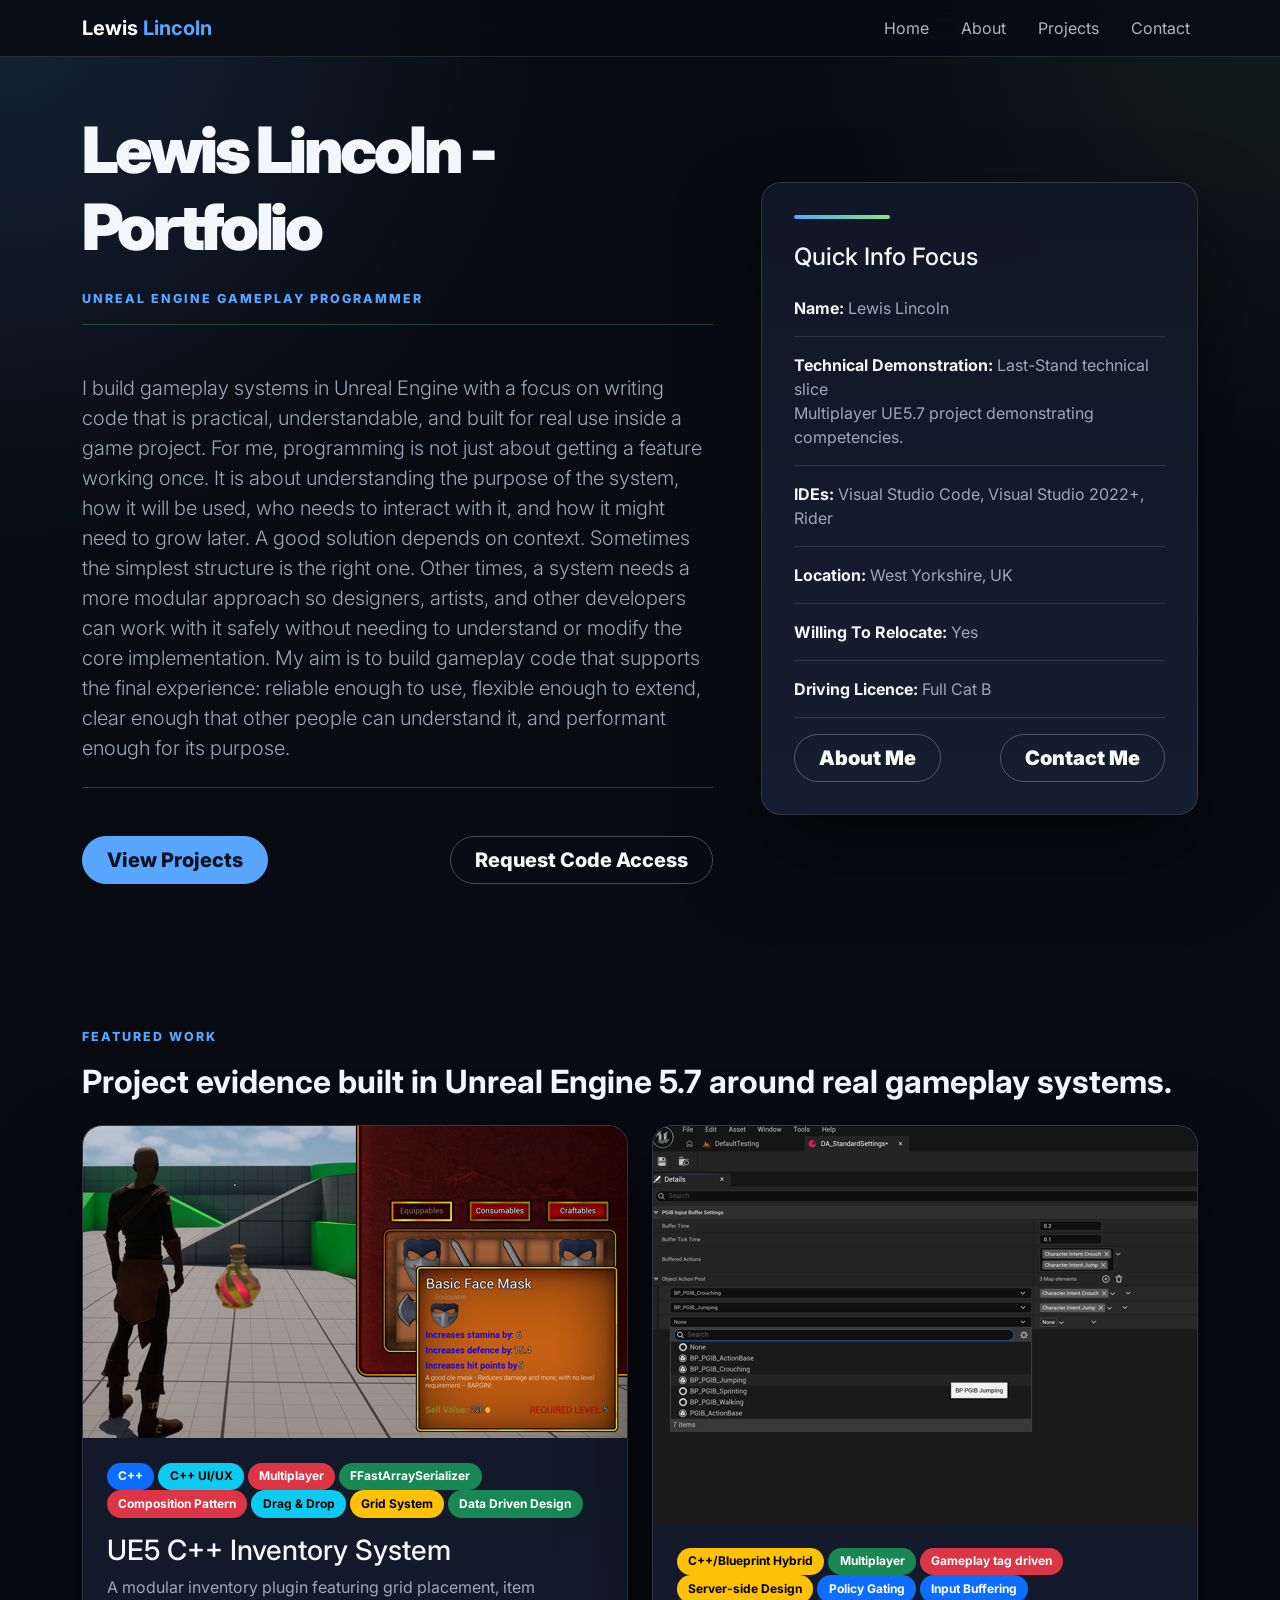
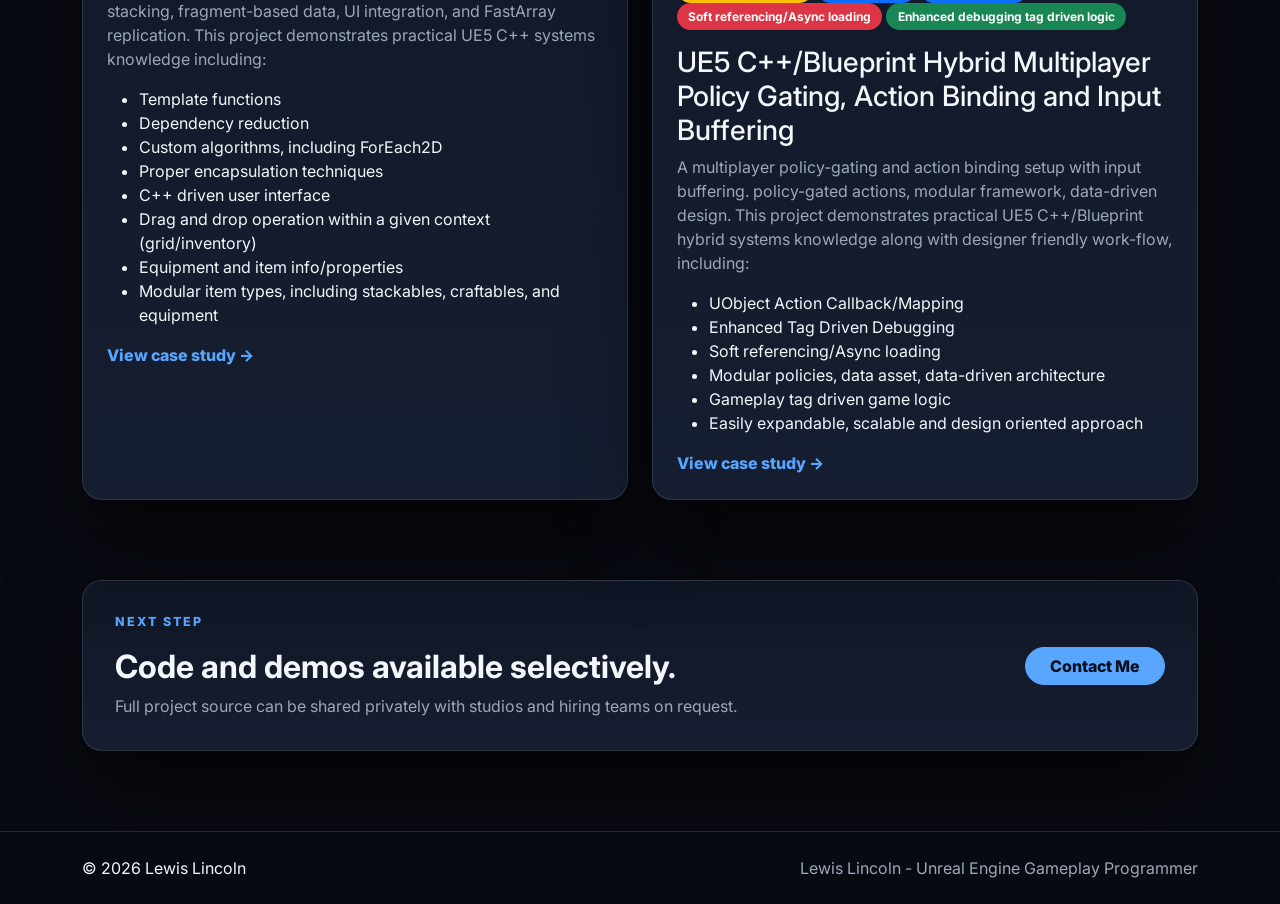
<file: index.html>
<!DOCTYPE html>
<html lang="en">
<head>
  <meta charset="UTF-8">
<meta name="viewport" content="width=device-width, initial-scale=1.0">
<link href="https://cdn.jsdelivr.net/npm/bootstrap@5.3.3/dist/css/bootstrap.min.css" rel="stylesheet">
<link rel="stylesheet" href="css/styles.css">
  <title>Lewis Lincoln | UE5 Gameplay Programmer</title>
</head>
<body>
<nav class="navbar navbar-expand-lg navbar-dark fixed-top portfolio-nav">
  <div class="container">
    <a class="navbar-brand fw-bold" href="index.html">Lewis <span>Lincoln</span></a>
    <button class="navbar-toggler" type="button" data-bs-toggle="collapse" data-bs-target="#mainNav" aria-controls="mainNav" aria-expanded="false" aria-label="Toggle navigation">
      <span class="navbar-toggler-icon"></span>
    </button>
    <div class="collapse navbar-collapse" id="mainNav">
      <ul class="navbar-nav ms-auto gap-lg-3">
        <li class="nav-item"><a class="nav-link" href="index.html">Home</a></li>
        <li class="nav-item"><a class="nav-link" href="about.html">About</a></li>
        <li class="nav-item"><a class="nav-link" href="projects.html">Projects</a></li>
        <li class="nav-item"><a class="nav-link" href="contact.html">Contact</a></li>
      </ul>
    </div>
  </div>
</nav>
<main>
  <section class="hero-section d-flex align-items-center">
    <div class="container">
      <div class="row align-items-center g-5">
        <div class="col-lg-7">
          <h1 class="display-3 fw-black mb-4">Lewis Lincoln - Portfolio</h1>
          <p class="eyebrow mb-3">Unreal Engine Gameplay Programmer</p>
          <hr class="mb-5" style = "border-color: var(--accent-2);">
          <p class="lead text-secondary mb-4">
            I build gameplay systems in Unreal Engine with a focus on writing code that is practical, understandable,
            and built for real use inside a game project. For me, programming is not just about getting a feature working once.
            It is about understanding the purpose of the system, how it will be used, who needs to interact with it, and how it might need to grow later.
            A good solution depends on context. Sometimes the simplest structure is the right one.
            Other times, a system needs a more modular approach so designers, artists, and other developers can work with it safely
            without needing to understand or modify the core implementation.
            My aim is to build gameplay code that supports the final experience:
            reliable enough to use, flexible enough to extend, clear enough that other people can understand it,
            and performant enough for its purpose.
          </p>
          <hr class="mb-5" style = "border-color: var(--accent-2); height: .02rem;">
           <div class="d-flex flex-wrap gap-3" style="display: flex; justify-content: space-between;">
            <a class="btn btn-primary btn-lg rounded-pill px-4" href="projects.html">View Projects</a>
            <a class="btn btn-outline-light btn-lg rounded-pill px-4" href="contact.html">Request Code Access</a>
          </div>
        </div>
        <div class="col-lg-5">
          <div class="hero-panel">
            <div class="panel-line"></div>
            <h2 class="h4 mb-4">Quick Info Focus</h2>
            <div class="stack-list">
              <div><strong>Name:</strong><span> Lewis Lincoln</span></div>
              <div><strong>Technical Demonstration:</strong><span> Last-Stand technical slice<br />
                Multiplayer UE5.7 project demonstrating competencies.</span></div>
              <div><strong>IDEs:</strong><span> Visual Studio Code, Visual Studio 2022+, Rider</span></div>
              <div><strong>Location:</strong><span> West Yorkshire, UK</span></div>
              <div><strong>Willing To Relocate:</strong><span> Yes</span></div>
              <div><strong>Driving Licence:</strong><span> Full Cat B</span></div>

              <div style="display: flex; justify-content: space-between;">
                <a class="btn btn-outline-light btn-lg rounded-pill px-4" href="about.html">
                  <strong>About Me</strong>
                </a>
                <a class="btn btn-outline-light btn-lg rounded-pill px-4" href="contact.html">
                  <strong>Contact Me</strong>
                </a>
              </div>
            </div>
          </div>
        </div>
      </div>
    </div>
  </section>

  <section class="section-pad">
    <div class="container">
      <div class="section-heading mb-4">
        <p class="eyebrow">Featured Work</p>
        <h2 class="fw-bold">Project evidence built in Unreal Engine 5.7 around real gameplay systems.</h2>
      </div>
      <div class="row g-4">
        <div class="col-md-6">
          <article class="project-card h-100">
            <div class="project-image"><img src="media/InventorySystem/item_description_Resized.png" alt="Inventory System with Context Menu"></div>
            <div class="p-4">
              <div class="mb-3">
                <span class="badge text-bg-primary">C++</span>
                <span class="badge text-bg-info">C++ UI/UX</span>
                <span class="badge text-bg-danger">Multiplayer</span>
                <span class="badge text-bg-success">FFastArraySerializer</span>
                <span class="badge text-bg-danger">Composition Pattern</span>
                <span class="badge text-bg-info">Drag & Drop</span>
                <span class="badge text-bg-warning">Grid System</span>
                <span class="badge text-bg-success">Data Driven Design</span>
              </div>
              <h3>UE5 C++ Inventory System</h3>
              <p class="text-secondary">A modular inventory plugin featuring grid placement, item stacking, fragment-based data, UI integration, and FastArray replication.
                This project demonstrates practical UE5 C++ systems knowledge including:</p>
              <ul>
                <li>Template functions</li>
                <li>Dependency reduction</li>
                <li>Custom algorithms, including ForEach2D</li>
                <li>Proper encapsulation techniques</li>
                <li>C++ driven user interface</li>
                <li>Drag and drop operation within a given context (grid/inventory)</li>
                <li>Equipment and item info/properties</li>
                <li>Modular item types, including stackables, craftables, and equipment</li>
              </ul>
              <a class="stretched-link project-link" href="project-inventory.html">View case study →</a>
            </div>
          </article>
        </div>

        <div class="col-md-6">
          <article class="project-card h-100">
            <div class="project-image alt">
              <img src="media/PolicySystem/ModularArchitectureAndAdjustableBufferSettings_Resized.png" alt ="Modular Unreal Engine Framework with Data Assets"></div>
            <div class="p-4">
              <div class="mb-3">
                <span class="badge text-bg-warning">C++/Blueprint Hybrid</span>
                <span class="badge text-bg-success">Multiplayer</span>
                <span class="badge text-bg-danger">Gameplay tag driven</span>
                <span class="badge text-bg-warning">Server-side Design</span>
                <span class="badge text-bg-primary">Policy Gating</span>
                <span class="badge text-bg-primary">Input Buffering</span>
                <span class="badge text-bg-danger">Soft referencing/Async loading</span>
                <span class="badge text-bg-success">Enhanced debugging tag driven logic</span>
              </div>
              <h3>UE5 C++/Blueprint Hybrid Multiplayer Policy Gating, Action Binding and Input Buffering</h3>
              <p class="text-secondary">A multiplayer policy-gating and action binding setup with input buffering. policy-gated actions, modular framework, data-driven design.
                This project demonstrates practical UE5 C++/Blueprint hybrid systems knowledge along with designer friendly work-flow, including:</p>
              <ul>
                <li>UObject Action Callback/Mapping</li>
                <li>Enhanced Tag Driven Debugging</li>
                <li>Soft referencing/Async loading</li>
                <li>Modular policies, data asset, data-driven architecture</li>
                <li>Gameplay tag driven game logic</li>
                <li>Easily expandable, scalable and design oriented approach</li>
              </ul>
              <a class="stretched-link project-link" href="PolicyAndBuffering.html">View case study →</a>
            </div>
          </article>
        </div>
      </div>
    </div>
  </section>

  <section class="section-pad pt-0">
    <div class="container">
      <div class="cta-card">
        <div>
          <p class="eyebrow">Next Step</p>
          <h2 class="fw-bold mb-2">Code and demos available selectively.</h2>
          <p class="text-secondary mb-0">Full project source can be shared privately with studios and hiring teams on request.</p>
        </div>
        <a class="btn btn-primary rounded-pill px-4" href="contact.html">Contact Me</a>
      </div>
    </div>
  </section>
</main>

<footer class="site-footer py-4">
  <div class="container d-flex flex-column flex-md-row justify-content-between gap-2">
    <span>© <span id="year"></span> Lewis Lincoln</span>
    <span class="text-secondary">Lewis Lincoln - Unreal Engine Gameplay Programmer</span>
  </div>
</footer>
<script src="https://cdn.jsdelivr.net/npm/bootstrap@5.3.3/dist/js/bootstrap.bundle.min.js"></script>
<script src="js/main.js"></script>
</body>
</html>
</file>
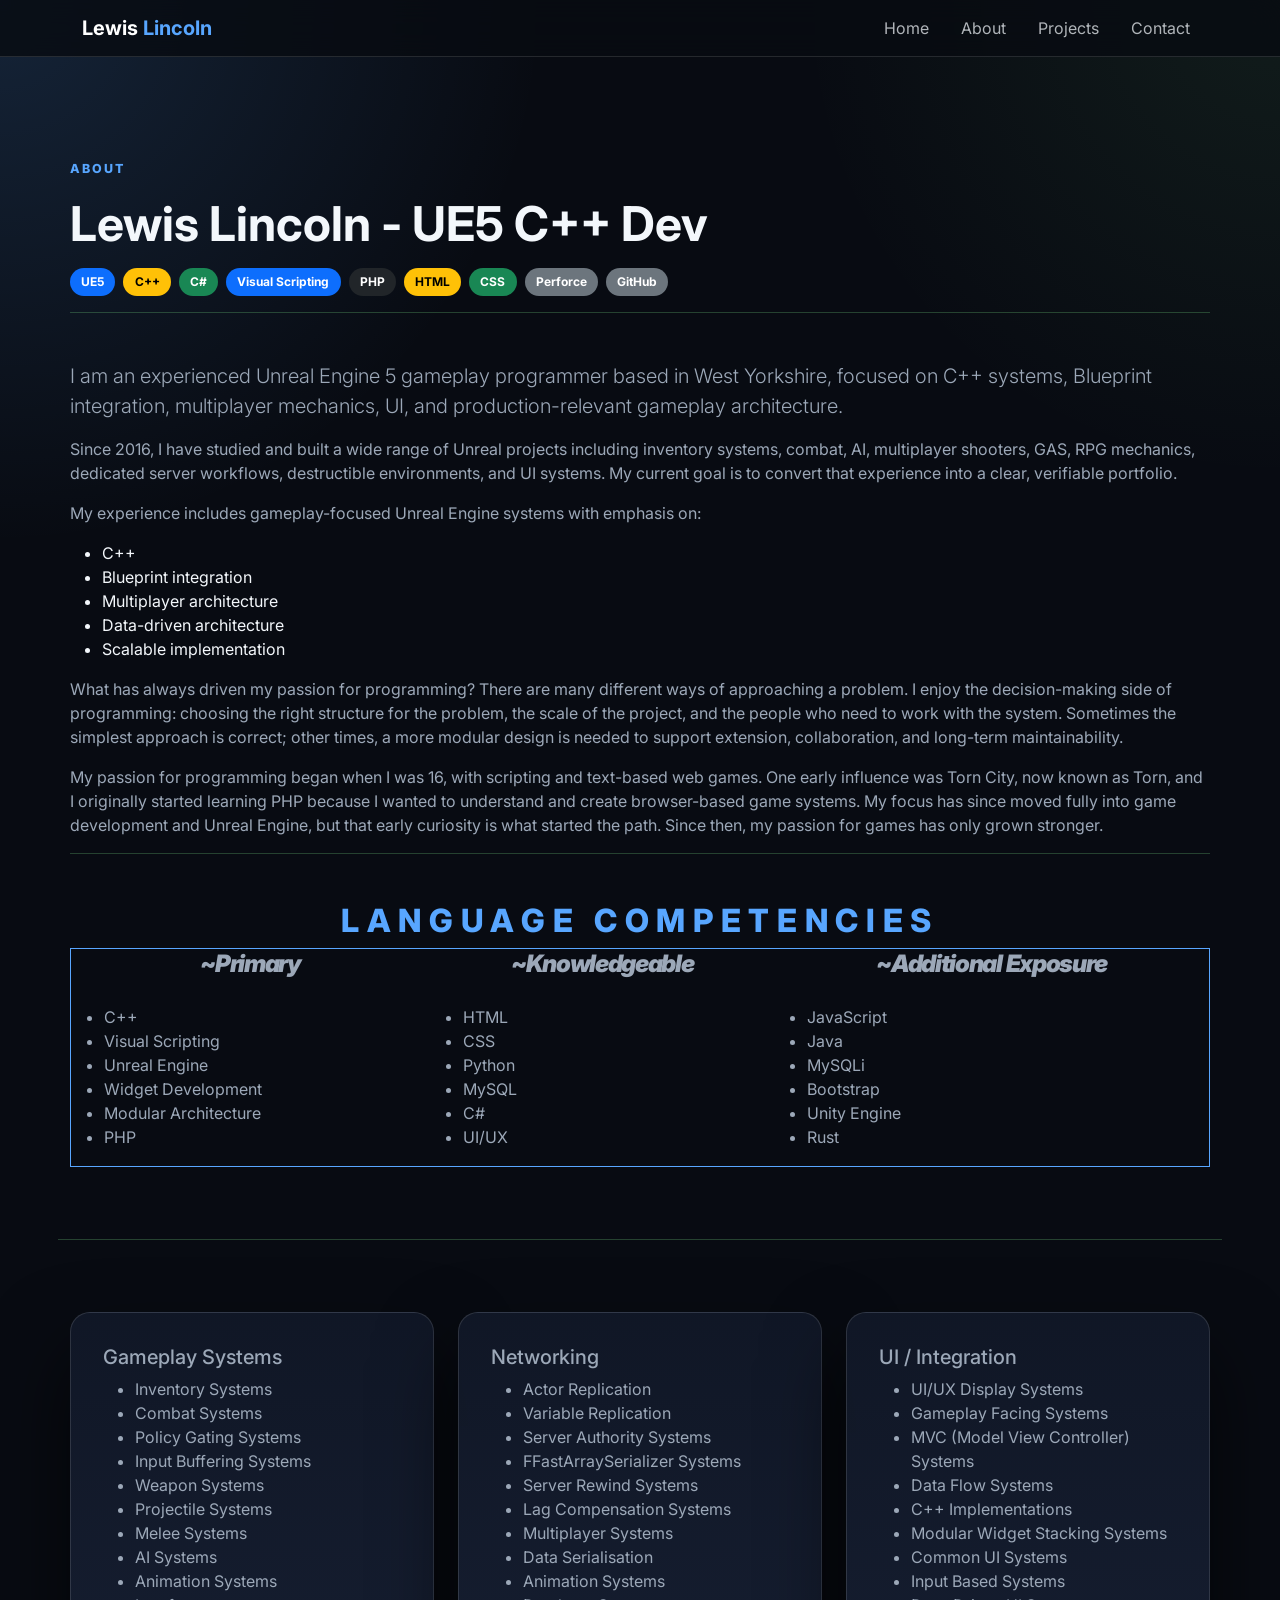
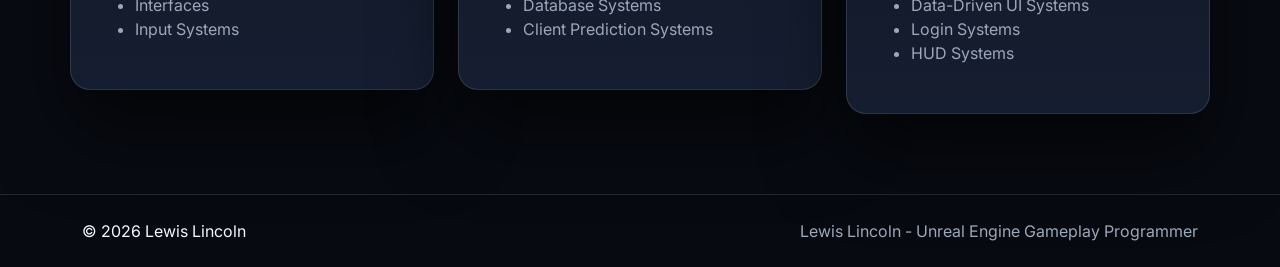
<file: about.html>
<!DOCTYPE html>
<html lang="en">
<head>
  <meta charset="UTF-8">
<meta name="viewport" content="width=device-width, initial-scale=1.0">
<link href="https://cdn.jsdelivr.net/npm/bootstrap@5.3.3/dist/css/bootstrap.min.css" rel="stylesheet">
<link rel="stylesheet" href="css/styles.css">

  <title>About | Lewis Lincoln</title>
</head>
<body>
<nav class="navbar navbar-expand-lg navbar-dark fixed-top portfolio-nav">
  <div class="container">
    <a class="navbar-brand fw-bold" href="index.html">Lewis <span>Lincoln</span></a>
    <button class="navbar-toggler" type="button" data-bs-toggle="collapse" data-bs-target="#mainNav" aria-controls="mainNav" aria-expanded="false" aria-label="Toggle navigation">
      <span class="navbar-toggler-icon"></span>
    </button>
    <div class="collapse navbar-collapse" id="mainNav">
      <ul class="navbar-nav ms-auto gap-lg-3">
        <li class="nav-item"><a class="nav-link" href="index.html">Home</a></li>
        <li class="nav-item"><a class="nav-link" href="about.html">About</a></li>
        <li class="nav-item"><a class="nav-link" href="projects.html">Projects</a></li>
        <li class="nav-item"><a class="nav-link" href="contact.html">Contact</a></li>
      </ul>
    </div>
  </div>
</nav>
<main class="page-top">
  <section class="container section-pad">
    <div class="row g-5">
      <div class="col-lg-7">
        <p class="eyebrow">About</p>
        <h1 class="display-5 fw-bold">Lewis Lincoln - UE5 C++ Dev</h1>
          <div class="d-flex flex-wrap gap-2 mt-3">
            <span class="badge text-bg-primary">UE5</span>
            <span class="badge text-bg-warning">C++</span>
            <span class="badge text-bg-success">C#</span>
            <span class="badge text-bg-primary">Visual Scripting</span>
            <span class="badge text-bg-dark">PHP</span>
            <span class="badge text-bg-warning">HTML</span>
            <span class="badge text-bg-success">CSS</span>
            <span class="badge text-bg-secondary">Perforce</span>
            <span class="badge text-bg-secondary">GitHub</span>
          </div>
        </div>
    </div>
    <hr class="mb-5" style = "border-color: var(--accent-2); height: .02rem;">
        <p class="lead text-secondary">
          I am an experienced Unreal Engine 5 gameplay programmer based in West Yorkshire, focused on C++ systems,
          Blueprint integration, multiplayer mechanics, UI, and production-relevant gameplay architecture.
        </p>

        <p class="text-secondary">
          Since 2016, I have studied and built a wide range of Unreal projects including inventory systems, combat,
          AI, multiplayer shooters, GAS, RPG mechanics, dedicated server workflows, destructible environments, and UI systems.
          My current goal is to convert that experience into a clear, verifiable portfolio.
        </p>
        <p class="text-secondary">
          My experience includes gameplay-focused Unreal Engine systems with emphasis on:</p>
          <ul>
          <li>C++</li>
          <li>Blueprint integration</li>
          <li>Multiplayer architecture</li>
          <li>Data-driven architecture</li>
          <li>Scalable implementation</li>
          </ul>

        <p class="text-secondary">
          What has always driven my passion for programming? There are many different ways of approaching a problem.
          I enjoy the decision-making side of programming: choosing the right structure for the problem,
          the scale of the project, and the people who need to work with the system.
          Sometimes the simplest approach is correct; other times, a more modular design is needed to support extension, collaboration, and long-term maintainability.
        </p>

      <p class="text-secondary">
        My passion for programming began when I was 16, with scripting and text-based web games.
        One early influence was Torn City, now known as Torn, and I originally started learning PHP because I wanted to understand and create browser-based game systems.
        My focus has since moved fully into game development and Unreal Engine, but that early curiosity is what started the path.
        Since then, my passion for games has only grown stronger.
      </p>
    <hr class="mb-5" style = "border-color: var(--accent-2); height: .02rem;">
      <div class="text-secondary">
        <h2 class="eyebrow-heading"><span>Language Competencies</span></h2>

        <table style="align-content: space-evenly; align-items: center; width: 100%; border: 1px solid; border-radius: 5px; border-color: var(--accent);">
          <thead>
          <th style="vertical-align: text-top; text-align: center"><h4 class="fw-black mb-4"><b>~</b><em>Primary</em></h4></th>
          <th style="vertical-align: text-top; text-align: center"><h4 class="fw-black mb-4"><b>~</b><em>Knowledgeable</em></h4></th>
          <th style="vertical-align: text-top; text-align: center"><h4 class="fw-black mb-4"><b>~</b><em>Additional Exposure</em></h4></th>
          </thead>
          <tbody>
          <tr>
            <td style="vertical-align: text-top; justify-items: center">
              <ul>
                <li>C++</li>
                <li>Visual Scripting</li>
                <li>Unreal Engine</li>
                <li>Widget Development</li>
                <li>Modular Architecture</li>
                <li>PHP</li>
              </ul>
            </td>
            <td style="vertical-align: text-top; justify-items: center">
              <ul>
                <li>HTML</li>
                <li>CSS</li>
                <li>Python</li>
                <li>MySQL</li>
                <li>C#</li>
                <li>UI/UX</li>
              </ul>
            </td >
            <td style="vertical-align: text-top; justify-items: center">
              <ul>
                <li>JavaScript</li>
                <li>Java</li>
                <li>MySQLi</li>
                <li>Bootstrap</li>
                <li>Unity Engine</li>
                <li>Rust</li>
              </ul>
            </td>
          </tr>
          </tbody>
        </table>
    <div class="row g-4 mt-5">
      <hr class="mb-5" style = "border-color: var(--accent-2); height: .02rem;">
      <div class="col-md-4">
        <div class="skill-card">
          <h3 class="h5">Gameplay Systems</h3>
          <p class="text-secondary mb-0"></p>
            <ul>
              <li>Inventory Systems</li>
              <li>Combat Systems</li>
              <li>Policy Gating Systems</li>
              <li>Input Buffering Systems</li>
              <li>Weapon Systems</li>
              <li>Projectile Systems</li>
              <li>Melee Systems</li>
              <li>AI Systems</li>
              <li>Animation Systems</li>
              <li>Interfaces</li>
              <li>Input Systems</li>
            </ul>
        </div>
      </div>
      <div class="col-md-4">
        <div class="skill-card">
          <h3 class="h5">Networking</h3>
          <p class="text-secondary mb-0"></p>
          <ul>
            <li>Actor Replication</li>
            <li>Variable Replication</li>
            <li>Server Authority Systems</li>
            <li>FFastArraySerializer Systems</li>
            <li>Server Rewind Systems</li>
            <li>Lag Compensation Systems</li>
            <li>Multiplayer Systems</li>
            <li>Data Serialisation</li>
            <li>Animation Systems</li>
            <li>Database Systems</li>
            <li>Client Prediction Systems</li>
          </ul>
        </div>
      </div>
      <div class="col-md-4">
        <div class="skill-card">
          <h3 class="h5">UI / Integration</h3>
          <p class="text-secondary mb-0"></p>
          <ul>
            <li>UI/UX Display Systems</li>
            <li>Gameplay Facing Systems</li>
            <li>MVC (Model View Controller) Systems</li>
            <li>Data Flow Systems</li>
            <li>C++ Implementations</li>
            <li>Modular Widget Stacking Systems</li>
            <li>Common UI Systems</li>
            <li>Input Based Systems</li>
            <li>Data-Driven UI Systems</li>
            <li>Login Systems</li>
            <li>HUD Systems</li>
          </ul>
        </div>
      </div>
    </div>
  </section>
</main>
<footer class="site-footer py-4">
  <div class="container d-flex flex-column flex-md-row justify-content-between gap-2">
    <span>© <span id="year"></span> Lewis Lincoln</span>
    <span class="text-secondary">Lewis Lincoln - Unreal Engine Gameplay Programmer</span>
  </div>
</footer>
<script src="https://cdn.jsdelivr.net/npm/bootstrap@5.3.3/dist/js/bootstrap.bundle.min.js"></script>
<script src="js/main.js"></script>

</body>
</html>
</file>
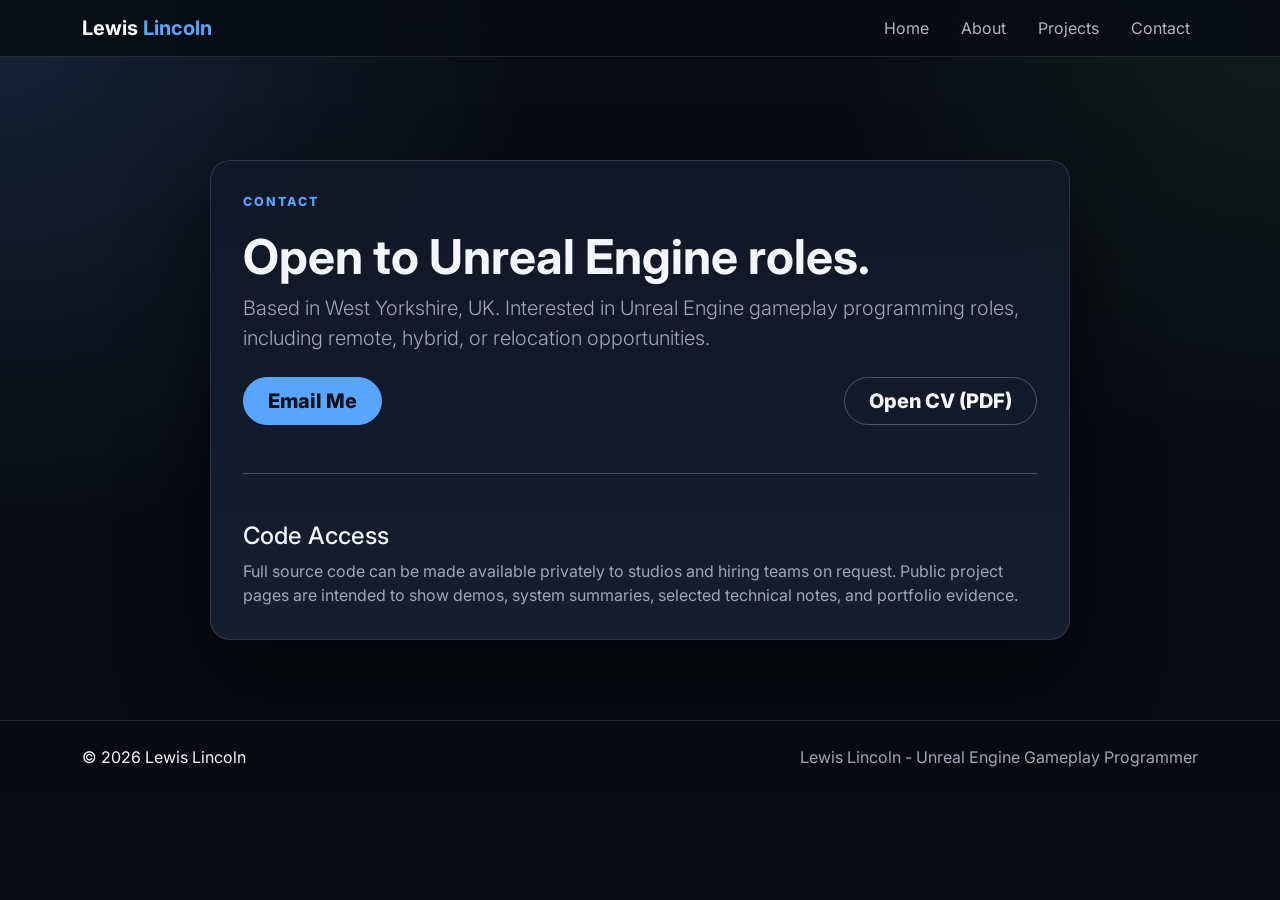
<file: contact.html>
<!DOCTYPE html>
<html lang="en">
<head>
  <meta charset="UTF-8">
<meta name="viewport" content="width=device-width, initial-scale=1.0">
<link href="https://cdn.jsdelivr.net/npm/bootstrap@5.3.3/dist/css/bootstrap.min.css" rel="stylesheet">
<link rel="stylesheet" href="css/styles.css">

  <title>Contact | Lewis Lincoln</title>
</head>
<body>
<nav class="navbar navbar-expand-lg navbar-dark fixed-top portfolio-nav">
  <div class="container">
    <a class="navbar-brand fw-bold" href="index.html">Lewis <span>Lincoln</span></a>
    <button class="navbar-toggler" type="button" data-bs-toggle="collapse" data-bs-target="#mainNav" aria-controls="mainNav" aria-expanded="false" aria-label="Toggle navigation">
      <span class="navbar-toggler-icon"></span>
    </button>
    <div class="collapse navbar-collapse" id="mainNav">
      <ul class="navbar-nav ms-auto gap-lg-3">
        <li class="nav-item"><a class="nav-link" href="index.html">Home</a></li>
        <li class="nav-item"><a class="nav-link" href="about.html">About</a></li>
        <li class="nav-item"><a class="nav-link" href="projects.html">Projects</a></li>
        <li class="nav-item"><a class="nav-link" href="contact.html">Contact</a></li>
      </ul>
    </div>
  </div>
</nav>

<main class="page-top">
  <section class="container section-pad">
    <div class="contact-card mx-auto">
      <p class="eyebrow">Contact</p>
      <h1 class="display-5 fw-bold">Open to Unreal Engine roles.</h1>
      <p class="lead text-secondary">
        Based in West Yorkshire, UK. Interested in Unreal Engine gameplay programming roles, including remote, hybrid, or relocation opportunities.
      </p>

      <div class="contact-actions mt-4" style="display: flex; justify-content: space-between;">
        <a class="btn btn-primary btn-lg rounded-pill px-4" href="mailto:lewislincoln1991@gmail.com">Email Me</a>

        <a class="btn btn-outline-light btn-lg rounded-pill px-4"
           href="CV/Lewis_Lincoln_Unreal_Gameplay_Programmer_CV.pdf"
           target="_blank"
           rel="noopener noreferrer"
           title="Open public CV in a new tab">

          Open CV (PDF)</a>
      </div>

      <hr class="my-5">

      <h2 class="h4">Code Access</h2>
      <p class="text-secondary mb-0">
        Full source code can be made available privately to studios and hiring teams on request.
        Public project pages are intended to show demos, system summaries, selected technical notes, and portfolio evidence.
      </p>
    </div>
  </section>
</main>
<footer class="site-footer py-4">
  <div class="container d-flex flex-column flex-md-row justify-content-between gap-2">
    <span>© <span id="year"></span> Lewis Lincoln</span>
    <span class="text-secondary">Lewis Lincoln - Unreal Engine Gameplay Programmer</span>
  </div>
</footer>
<script src="https://cdn.jsdelivr.net/npm/bootstrap@5.3.3/dist/js/bootstrap.bundle.min.js"></script>
<script src="js/main.js"></script>

</body>
</html>
</file>
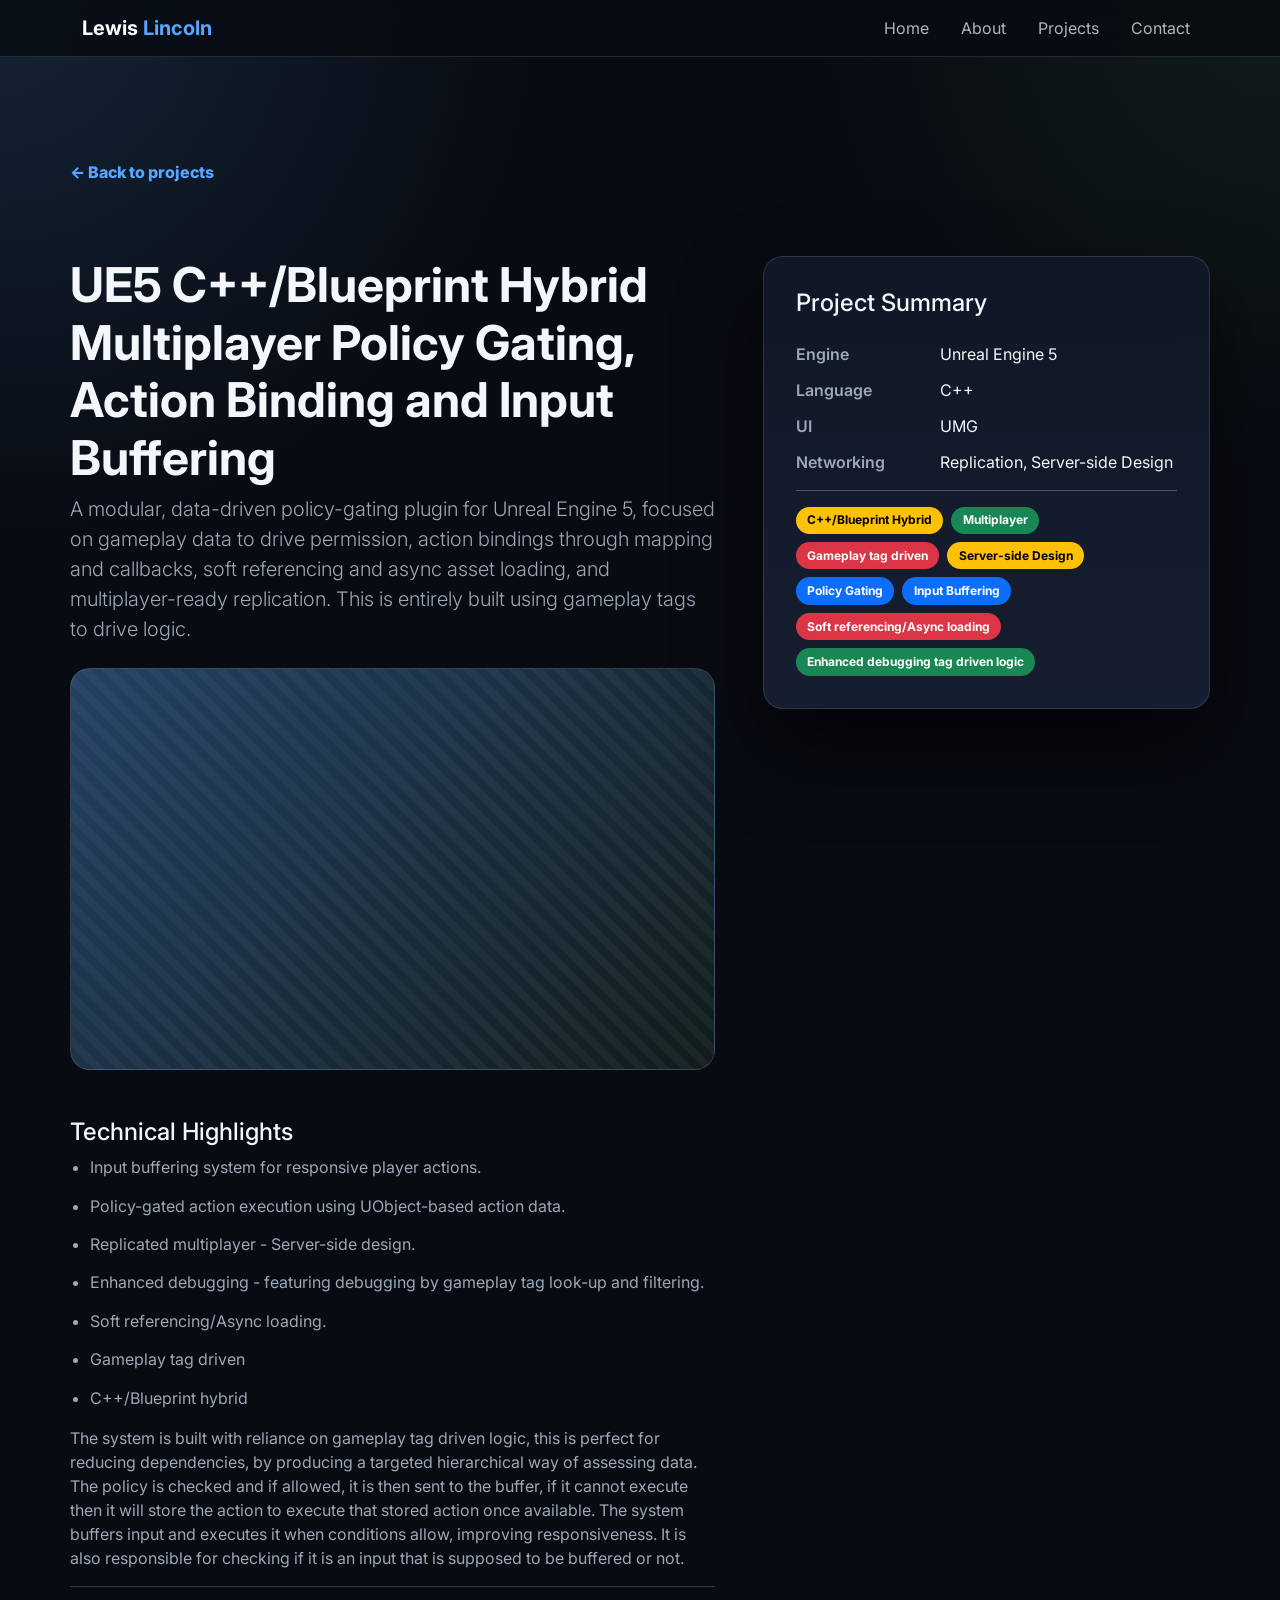
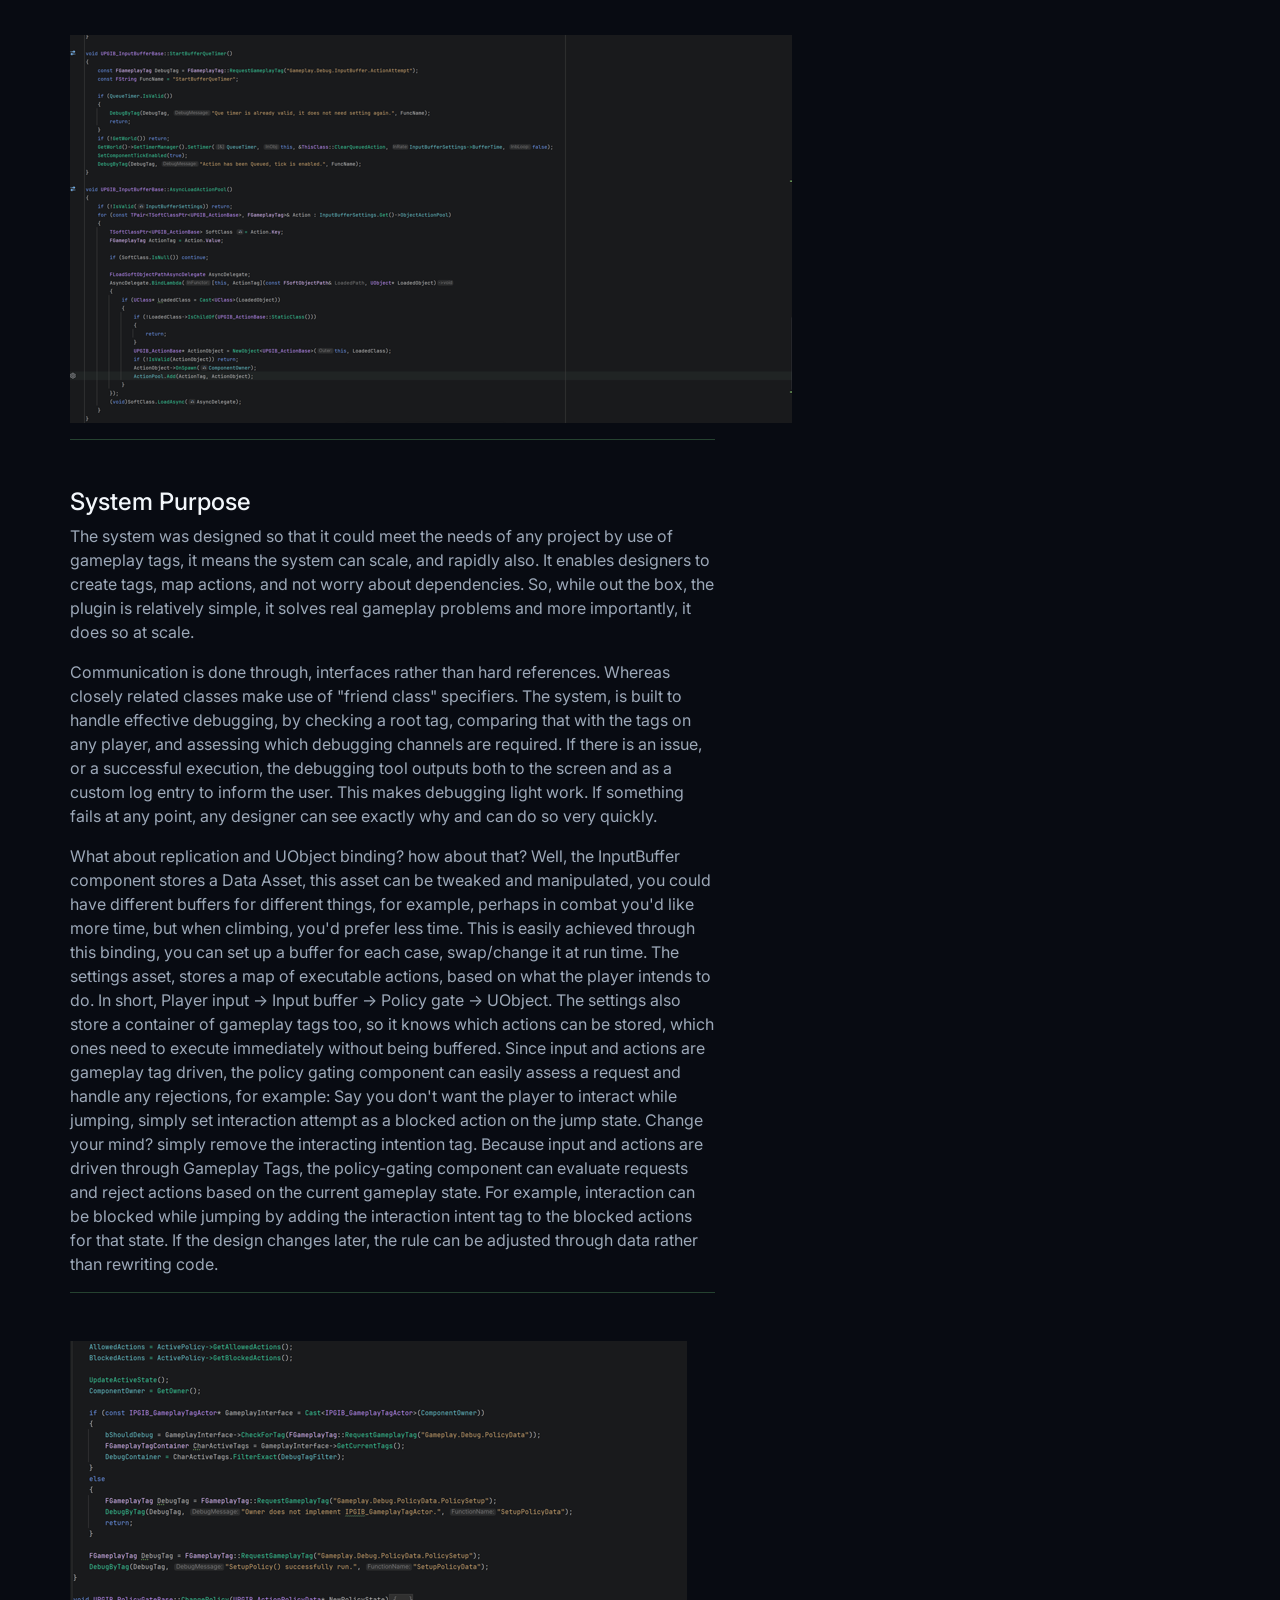
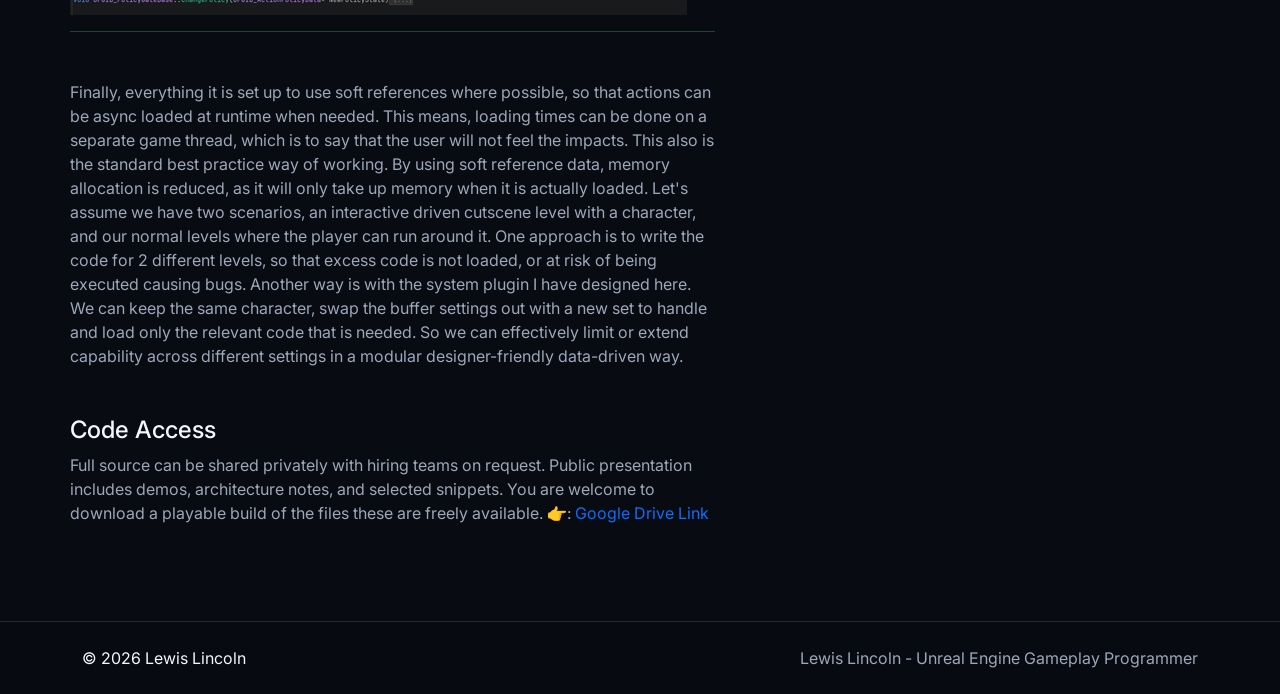
<file: PolicyAndBuffering.html>
<!DOCTYPE html>
<html lang="en">
<head>
  <meta charset="UTF-8">
<meta name="viewport" content="width=device-width, initial-scale=1.0">
<link href="https://cdn.jsdelivr.net/npm/bootstrap@5.3.3/dist/css/bootstrap.min.css" rel="stylesheet">
<link rel="stylesheet" href="css/styles.css">

  <title>Policy Gating System | Lewis Lincoln</title>
</head>
<body>
<nav class="navbar navbar-expand-lg navbar-dark fixed-top portfolio-nav">
  <div class="container">
    <a class="navbar-brand fw-bold" href="index.html">Lewis <span>Lincoln</span></a>
    <button class="navbar-toggler" type="button" data-bs-toggle="collapse" data-bs-target="#mainNav" aria-controls="mainNav" aria-expanded="false" aria-label="Toggle navigation">
      <span class="navbar-toggler-icon"></span>
    </button>
    <div class="collapse navbar-collapse" id="mainNav">
      <ul class="navbar-nav ms-auto gap-lg-3">
        <li class="nav-item"><a class="nav-link" href="index.html">Home</a></li>
        <li class="nav-item"><a class="nav-link" href="about.html">About</a></li>
        <li class="nav-item"><a class="nav-link" href="projects.html">Projects</a></li>
        <li class="nav-item"><a class="nav-link" href="contact.html">Contact</a></li>
      </ul>
    </div>
  </div>
</nav>

<main class="page-top">
  <section class="container section-pad">
    <a class="back-link" href="projects.html">← Back to projects</a>
    <div class="row g-5 align-items-start mt-2">
      <div class="col-lg-7">
        <h1 class="display-5 fw-bold">UE5 C++/Blueprint Hybrid Multiplayer Policy Gating, Action Binding and Input Buffering</h1>
        <p class="lead text-secondary">
          A modular, data-driven policy-gating plugin for Unreal Engine 5, focused on gameplay data to drive permission,
          action bindings through mapping and callbacks, soft referencing and async asset loading, and multiplayer-ready replication.
          This is entirely built using gameplay tags to drive logic.
        </p>
        <div class="video-placeholder my-4">
          <iframe width="750" height="400" src="https://www.youtube.com/embed/Wq_pQoSXHFU" title="Policy And Input Buffering Demo"
                  frameborder="0" allow="accelerometer; autoplay; clipboard-write; encrypted-media; gyroscope; picture-in-picture; web-share"
                  referrerpolicy="strict-origin-when-cross-origin" allowfullscreen></iframe>

        </div>

        <h2 class="h4 mt-5">Technical Highlights</h2>
        <ul class="feature-list">
          <li>Input buffering system for responsive player actions.</li>
          <li>Policy-gated action execution using UObject-based action data.</li>
          <li>Replicated multiplayer - Server-side design.</li>
          <li>Enhanced debugging - featuring debugging by gameplay tag look-up and filtering.</li>
          <li>Soft referencing/Async loading.</li>
          <li>Gameplay tag driven</li>
          <li>C++/Blueprint hybrid</li>
        </ul>

        <p class="text-secondary">
          The system is built with reliance on gameplay tag driven logic, this is perfect for reducing dependencies, by producing a targeted hierarchical way of assessing data.
          The policy is checked and if allowed, it is then sent to the buffer, if it cannot execute then it will store the action to execute that stored action once available.
          The system buffers input and executes it when conditions allow, improving responsiveness. It is also responsible for checking if it is an input that is supposed to be buffered or not.
        </p>

        <hr class="mb-5" style = "border-color: var(--accent-2);">
        <img src="media/PolicySystem/AsyncTasksAndLambdaBindings_Resized.png" alt ="Modular Unreal Engine Framework with Data Assets">
        <hr class="mb-5" style = "border-color: var(--accent-2);">

        <h2 class="h4 mt-5">System Purpose</h2>
        <p class="text-secondary">
          The system was designed so that it could meet the needs of any project by use of gameplay tags, it means the system can scale, and rapidly also.
          It enables designers to create tags, map actions, and not worry about dependencies. So, while out the box, the plugin is relatively simple,
          it solves real gameplay problems and more importantly, it does so at scale.
        </p>
        <p class="text-secondary">
          Communication is done through, interfaces rather than hard references. Whereas closely related classes make use of "friend class" specifiers.
          The system, is built to handle effective debugging, by checking a root tag, comparing that with the tags on any player,
          and assessing which debugging channels are required. If there is an issue, or a successful execution, the debugging tool outputs both
          to the screen and as a custom log entry to inform the user. This makes debugging light work.
          If something fails at any point, any designer can see exactly why and can do so very quickly.
        </p>

        <p class="text-secondary">
          What about replication and UObject binding? how about that? Well, the InputBuffer component stores a Data Asset, this asset can be tweaked and manipulated,
          you could have different buffers for different things, for example, perhaps in combat you'd like more time, but when climbing, you'd prefer less time.
          This is easily achieved through this binding, you can set up a buffer for each case, swap/change it at run time.
          The settings asset, stores a map of executable actions, based on what the player intends to do. In short, Player input -> Input buffer -> Policy gate -> UObject.
          The settings also store a container of gameplay tags too, so it knows which actions can be stored, which ones need to execute immediately without being buffered.

          Since input and actions are gameplay tag driven, the policy gating component can easily assess a request and handle any rejections, for example:
          Say you don't want the player to interact while jumping, simply set interaction attempt as a blocked action on the jump state.
          Change your mind? simply remove the interacting intention tag. Because input and actions are driven through Gameplay Tags,
          the policy-gating component can evaluate requests and reject actions based on the current gameplay state. 
          For example, interaction can be blocked while jumping by adding the interaction intent tag to the blocked actions for that state.
          If the design changes later, the rule can be adjusted through data rather than rewriting code.
        </p>
        <hr class="mb-5" style = "border-color: var(--accent-2);">
        <img src="media/PolicySystem/InterfaceCommunication_Resized.png" alt ="Modular Unreal Engine Framework with Data Assets">
        <hr class="mb-5" style = "border-color: var(--accent-2);">

        <p class="text-secondary">
          Finally, everything it is set up to use soft references where possible, so that actions can be async loaded at runtime when needed. This means,
          loading times can be done on a separate game thread, which is to say that the user will not feel the impacts. This also is the standard best practice way of working.
          By using soft reference data, memory allocation is reduced, as it will only take up memory when it is actually loaded.

          Let's assume we have two scenarios, an interactive driven cutscene level with a character, and our normal levels where the player can run around it.
          One approach is to write the code for 2 different levels, so that excess code is not loaded, or at risk of being executed causing bugs.
          Another way is with the system plugin I have designed here. We can keep the same character, swap the buffer settings out with a new set to handle
          and load only the relevant code that is needed. So we can effectively limit or extend capability across different settings in a modular designer-friendly data-driven way.
        </p>

        <h2 class="h4 mt-5">Code Access</h2>
        <p class="text-secondary">
          Full source can be shared privately with hiring teams on request. Public presentation includes demos, architecture notes, and selected snippets.
          You are welcome to download a playable build of the files these are freely available. 👉:
          <a href="https://drive.google.com/file/d/1yqqn3HafKaZLF42ABfgPUKZxIObO4xrY/view?usp=sharing" target="_blank"
             rel="noopener noreferrer">Google Drive Link</a>
        </p>
      </div>

      <aside class="col-lg-5">
        <div class="info-card sticky-lg-top">
          <h2 class="h4">Project Summary</h2>
          <dl class="project-meta">
            <dt>Engine</dt><dd>Unreal Engine 5</dd>
            <dt>Language</dt><dd>C++</dd>
            <dt>UI</dt><dd>UMG</dd>
            <dt>Networking</dt><dd>Replication, Server-side Design</dd>
          </dl>
          <hr>
          <div class="d-flex flex-wrap gap-2">
            <span class="badge text-bg-warning">C++/Blueprint Hybrid</span>
            <span class="badge text-bg-success">Multiplayer</span>
            <span class="badge text-bg-danger">Gameplay tag driven</span>
            <span class="badge text-bg-warning">Server-side Design</span>
            <span class="badge text-bg-primary">Policy Gating</span>
            <span class="badge text-bg-primary">Input Buffering</span>
            <span class="badge text-bg-danger">Soft referencing/Async loading</span>
            <span class="badge text-bg-success">Enhanced debugging tag driven logic</span>
          </div>
        </div>
      </aside>
    </div>
  </section>
</main>
<footer class="site-footer py-4">
  <div class="container d-flex flex-column flex-md-row justify-content-between gap-2">
    <span>© <span id="year"></span> Lewis Lincoln</span>
    <span class="text-secondary">Lewis Lincoln - Unreal Engine Gameplay Programmer</span>
  </div>
</footer>
<script src="https://cdn.jsdelivr.net/npm/bootstrap@5.3.3/dist/js/bootstrap.bundle.min.js"></script>
<script src="js/main.js"></script>

</body>
</html>
</file>
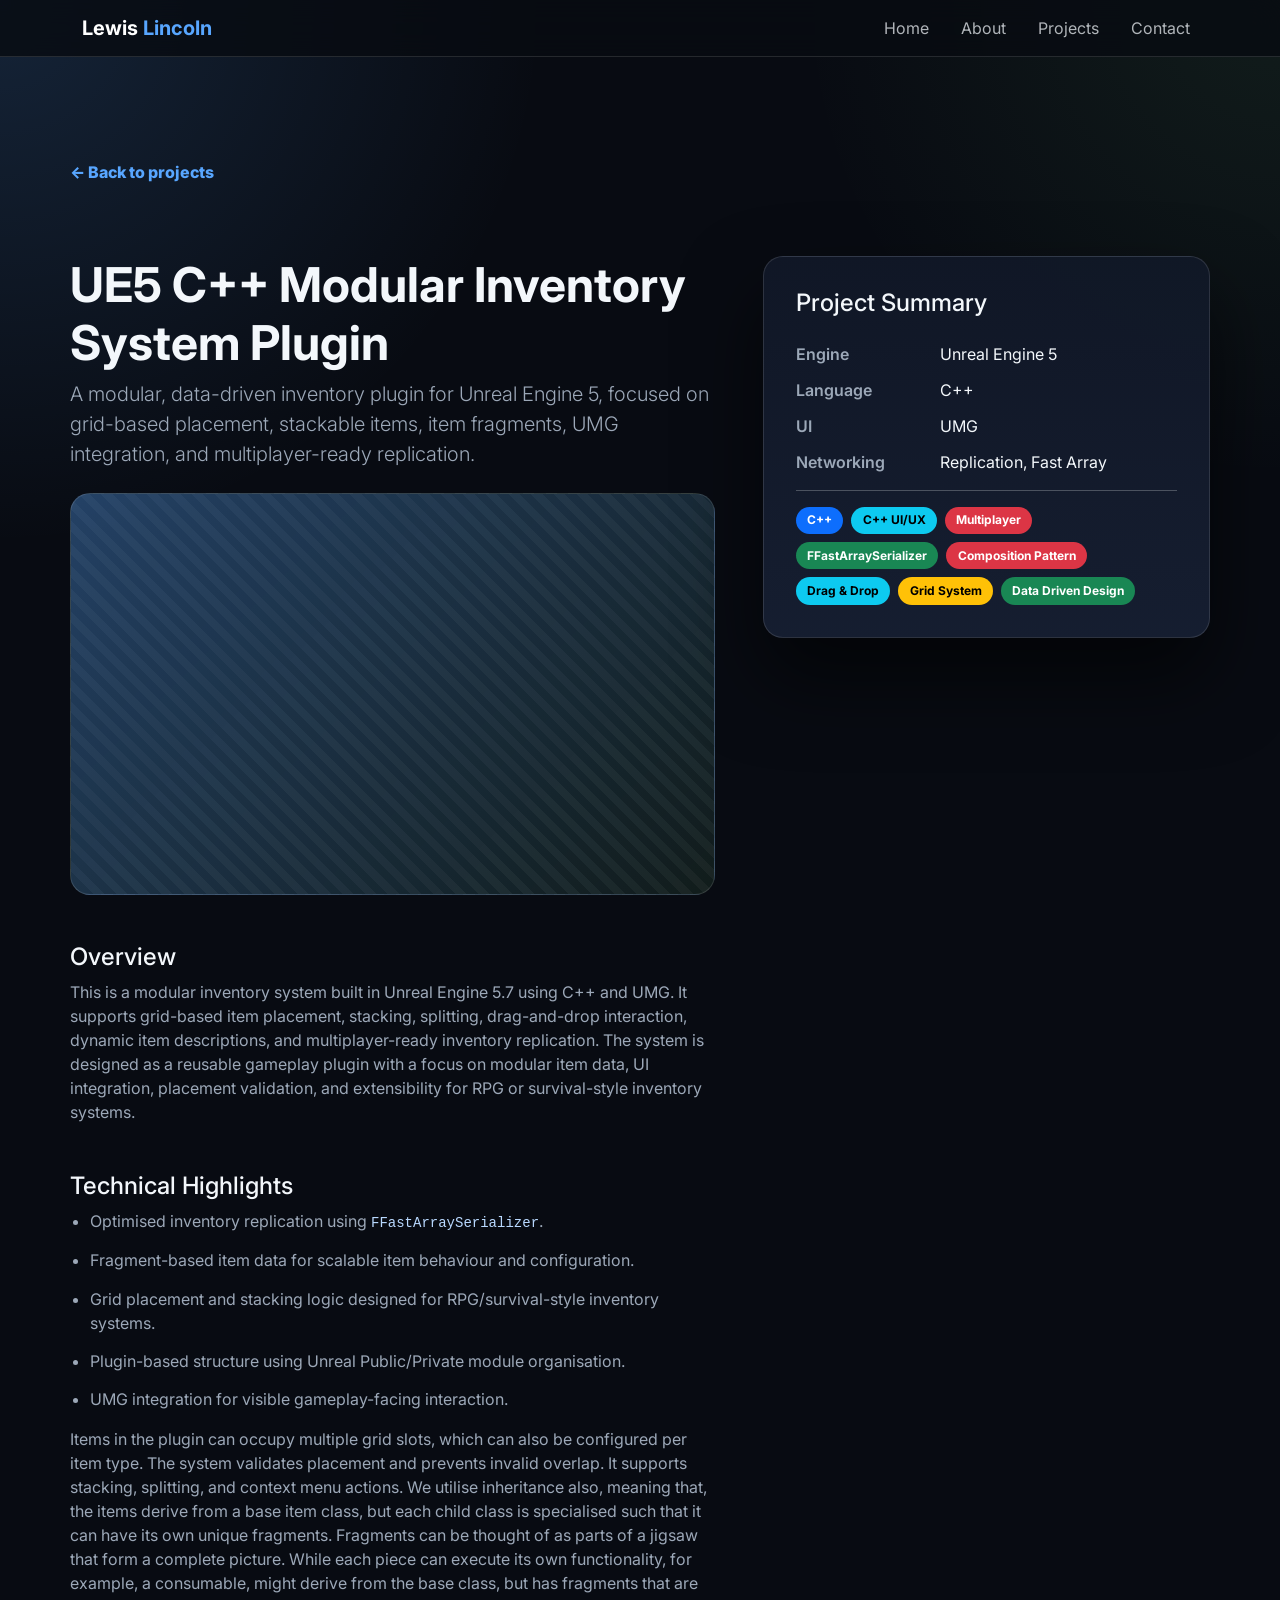
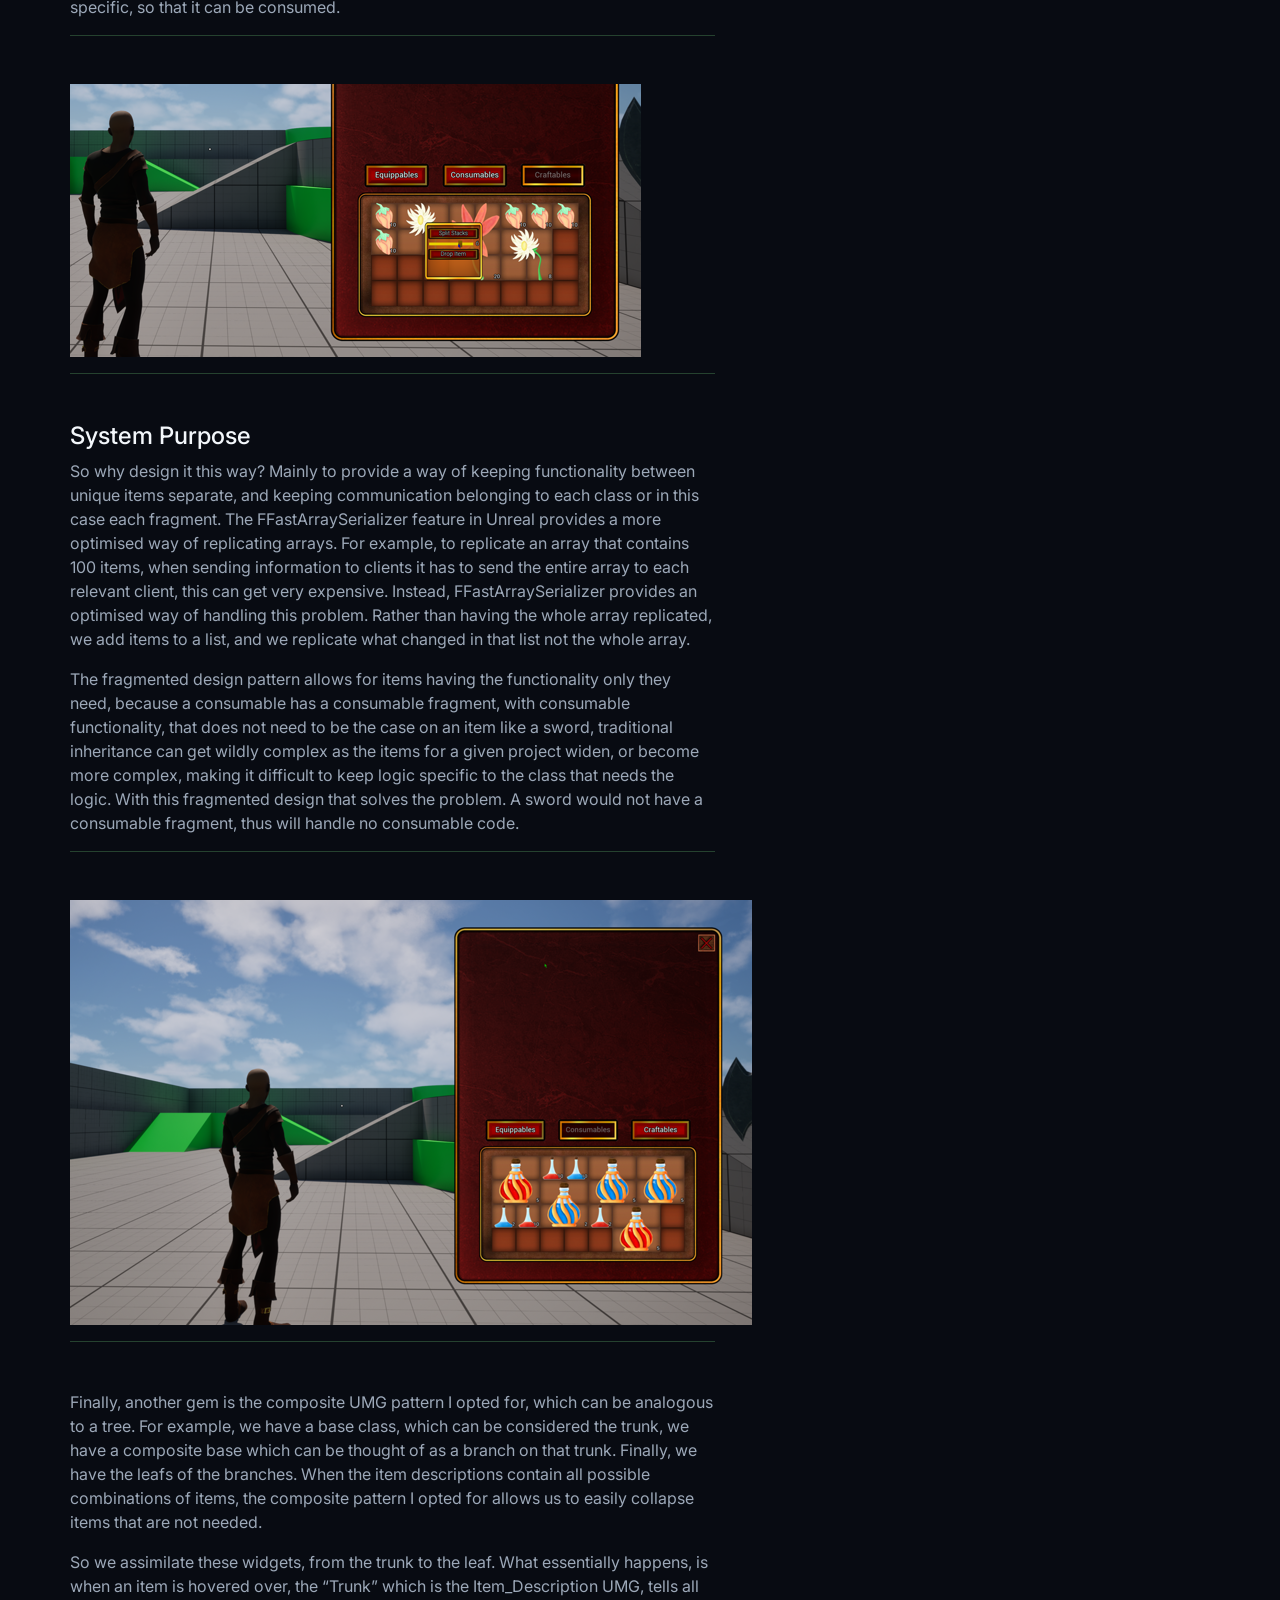
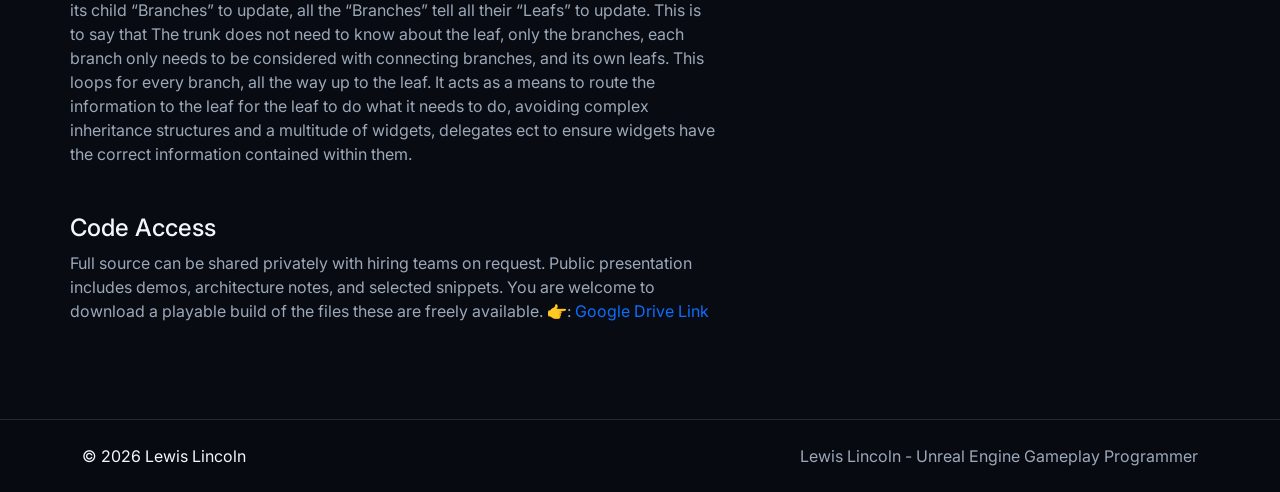
<file: project-inventory.html>
<!DOCTYPE html>
<html lang="en">
<head>
  <meta charset="UTF-8">
<meta name="viewport" content="width=device-width, initial-scale=1.0">
<link href="https://cdn.jsdelivr.net/npm/bootstrap@5.3.3/dist/css/bootstrap.min.css" rel="stylesheet">
<link rel="stylesheet" href="css/styles.css">

  <title>Inventory System | Lewis Lincoln</title>
</head>
<body>
<nav class="navbar navbar-expand-lg navbar-dark fixed-top portfolio-nav">
  <div class="container">
    <a class="navbar-brand fw-bold" href="index.html">Lewis <span>Lincoln</span></a>
    <button class="navbar-toggler" type="button" data-bs-toggle="collapse" data-bs-target="#mainNav" aria-controls="mainNav" aria-expanded="false" aria-label="Toggle navigation">
      <span class="navbar-toggler-icon"></span>
    </button>
    <div class="collapse navbar-collapse" id="mainNav">
      <ul class="navbar-nav ms-auto gap-lg-3">
        <li class="nav-item"><a class="nav-link" href="index.html">Home</a></li>
        <li class="nav-item"><a class="nav-link" href="about.html">About</a></li>
        <li class="nav-item"><a class="nav-link" href="projects.html">Projects</a></li>
        <li class="nav-item"><a class="nav-link" href="contact.html">Contact</a></li>
      </ul>
    </div>
  </div>
</nav>

<main class="page-top">
  <section class="container section-pad">
    <a class="back-link" href="projects.html">← Back to projects</a>
    <div class="row g-5 align-items-start mt-2">
      <div class="col-lg-7">
        <h1 class="display-5 fw-bold">UE5 C++ Modular Inventory System Plugin</h1>
        <p class="lead text-secondary">
          A modular, data-driven inventory plugin for Unreal Engine 5, focused on grid-based placement,
          stackable items, item fragments, UMG integration, and multiplayer-ready replication.
        </p>
        <div class="video-placeholder my-4">

          <iframe width="750" height="400" src="https://www.youtube.com/embed/zg0B6GLYDLc"
                  title="Inventory System Demo" frameborder="0" allow="accelerometer; autoplay; clipboard-write; encrypted-media; gyroscope; picture-in-picture; web-share"
                  referrerpolicy="strict-origin-when-cross-origin" allowfullscreen></iframe>

        </div>

        <h2 class="h4 mt-5">Overview</h2>
        <p class="text-secondary">
          This is a modular inventory system built in Unreal Engine 5.7 using C++ and UMG.
          It supports grid-based item placement, stacking, splitting, drag-and-drop interaction, dynamic item descriptions, and multiplayer-ready inventory replication.
          The system is designed as a reusable gameplay plugin with a focus on modular item data, UI integration, placement validation, and extensibility for
          RPG or survival-style inventory systems.
        </p>

        <h2 class="h4 mt-5">Technical Highlights</h2>
        <ul class="feature-list">
          <li>Optimised inventory replication using <code>FFastArraySerializer</code>.</li>
          <li>Fragment-based item data for scalable item behaviour and configuration.</li>
          <li>Grid placement and stacking logic designed for RPG/survival-style inventory systems.</li>
          <li>Plugin-based structure using Unreal Public/Private module organisation.</li>
          <li>UMG integration for visible gameplay-facing interaction.</li>
        </ul>

        <p class="text-secondary">
          Items in the plugin can occupy multiple grid slots, which can also be configured per item type.
          The system validates placement and prevents invalid overlap. It supports stacking, splitting, and context menu actions.
          We utilise inheritance also, meaning that, the items derive from a base item class, but each child class is specialised such that it can have its own unique fragments.
          Fragments can be thought of as parts of a jigsaw that form a complete picture.
          While each piece can execute its own functionality, for example, a consumable, might derive from the base class, but has fragments that are specific, so that it can be consumed.
        </p>

        <hr class="mb-5" style = "border-color: var(--accent-2);">
        <img src="media/InventorySystem/context_menu_Resized.png" alt ="Modular Unreal Engine Framework with Data Assets">
        <hr class="mb-5" style = "border-color: var(--accent-2);">

        <h2 class="h4 mt-5">System Purpose</h2>
        <p class="text-secondary">
          So why design it this way? Mainly to provide a way of keeping functionality between unique items separate, and keeping communication belonging to each class
          or in this case each fragment. The FFastArraySerializer feature in Unreal provides a more optimised way of replicating arrays. For example,
          to replicate an array that contains 100 items, when sending information to clients it has to send the entire array to each relevant client,
          this can get very expensive. Instead, FFastArraySerializer provides an optimised way of handling this problem.
          Rather than having the whole array replicated, we add items to a list, and we replicate what changed in that list not the whole array.
        </p>
        <p class="text-secondary">
          The fragmented design pattern allows for items having the functionality only they need, because a consumable has a consumable fragment, with consumable functionality,
          that does not need to be the case on an item like a sword, traditional inheritance can get wildly complex as the items for a given project widen,
          or become more complex, making it difficult to keep logic specific to the class that needs the logic. With this fragmented design that solves the problem.
          A sword would not have a consumable fragment, thus will handle no consumable code.
        </p>

        <hr class="mb-5" style = "border-color: var(--accent-2);">
        <img src="media/InventorySystem/stacking_Resized.png" alt ="Modular Unreal Engine Framework with Data Assets">
        <hr class="mb-5" style = "border-color: var(--accent-2);">

        <p class="text-secondary">
          Finally, another gem is the composite UMG pattern I opted for, which can be analogous to a tree.
          For example, we have a base class, which can be considered the trunk, we have a composite base which can be thought of as a branch on that trunk.
          Finally, we have the leafs of the branches. When the item descriptions contain all possible combinations of items,
          the composite pattern I opted for allows us to easily collapse items that are not needed.
        </p>

        <p class="text-secondary">
          So we assimilate these widgets, from the trunk to the leaf.
          What essentially happens, is when an item is hovered over, the “Trunk” which is the Item_Description UMG,
          tells all its child “Branches” to update, all the “Branches” tell all their “Leafs” to update.
          This is to say that The trunk does not need to know about the leaf, only the branches, each branch only needs to be considered with connecting branches,
          and its own leafs. This loops for every branch, all the way up to the leaf.
          It acts as a means to route the information to the leaf for the leaf to do what it needs to do, avoiding complex inheritance structures and a multitude of widgets,
          delegates ect to ensure widgets have the correct information contained within them.
        </p>

        <h2 class="h4 mt-5">Code Access</h2>
        <p class="text-secondary">
          Full source can be shared privately with hiring teams on request. Public presentation includes demos, architecture notes, and selected snippets.
          You are welcome to download a playable build of the files these are freely available. 👉:
          <a href="https://drive.google.com/file/d/18uRA1BxasE3CWObnyMuYAMWvMb--51Br/view?usp=sharing" target="_blank"
             rel="noopener noreferrer">Google Drive Link</a>
        </p>
      </div>

      <aside class="col-lg-5">
        <div class="info-card sticky-lg-top">
          <h2 class="h4">Project Summary</h2>
          <dl class="project-meta">
            <dt>Engine</dt><dd>Unreal Engine 5</dd>
            <dt>Language</dt><dd>C++</dd>
            <dt>UI</dt><dd>UMG</dd>
            <dt>Networking</dt><dd>Replication, Fast Array</dd>
          </dl>
          <hr>
          <div class="d-flex flex-wrap gap-2">
            <span class="badge text-bg-primary">C++</span>
            <span class="badge text-bg-info">C++ UI/UX</span>
            <span class="badge text-bg-danger">Multiplayer</span>
            <span class="badge text-bg-success">FFastArraySerializer</span>
            <span class="badge text-bg-danger">Composition Pattern</span>
            <span class="badge text-bg-info">Drag & Drop</span>
            <span class="badge text-bg-warning">Grid System</span>
            <span class="badge text-bg-success">Data Driven Design</span>
          </div>
        </div>
      </aside>
    </div>
  </section>
</main>
<footer class="site-footer py-4">
  <div class="container d-flex flex-column flex-md-row justify-content-between gap-2">
    <span>© <span id="year"></span> Lewis Lincoln</span>
    <span class="text-secondary">Lewis Lincoln - Unreal Engine Gameplay Programmer</span>
  </div>
</footer>
<script src="https://cdn.jsdelivr.net/npm/bootstrap@5.3.3/dist/js/bootstrap.bundle.min.js"></script>
<script src="js/main.js"></script>

</body>
</html>
</file>
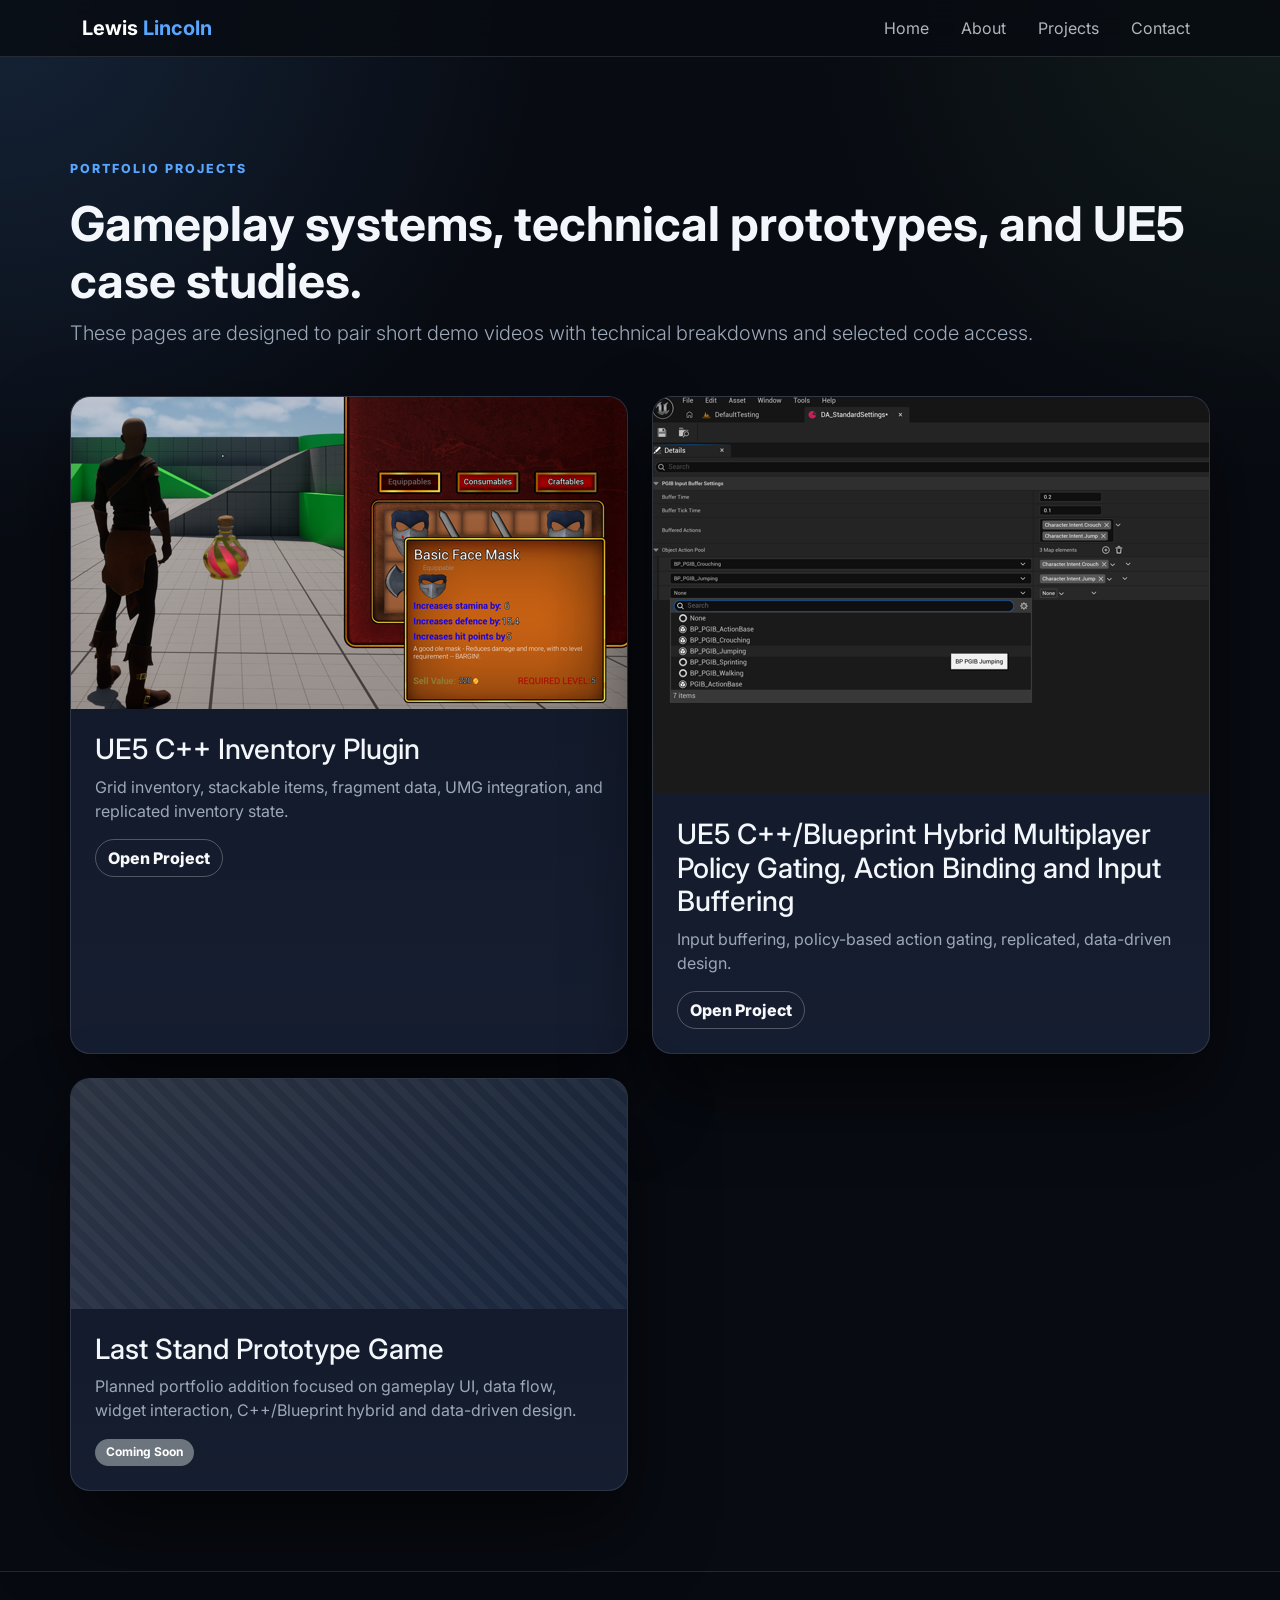
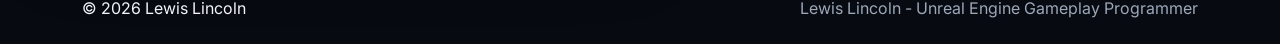
<file: projects.html>
<!DOCTYPE html>
<html lang="en">
<head>
  <meta charset="UTF-8">
<meta name="viewport" content="width=device-width, initial-scale=1.0">
<link href="https://cdn.jsdelivr.net/npm/bootstrap@5.3.3/dist/css/bootstrap.min.css" rel="stylesheet">
<link rel="stylesheet" href="css/styles.css">

  <title>Projects | Lewis Lincoln</title>
</head>
<body>
<nav class="navbar navbar-expand-lg navbar-dark fixed-top portfolio-nav">
  <div class="container">
    <a class="navbar-brand fw-bold" href="index.html">Lewis <span>Lincoln</span></a>
    <button class="navbar-toggler" type="button" data-bs-toggle="collapse" data-bs-target="#mainNav" aria-controls="mainNav" aria-expanded="false" aria-label="Toggle navigation">
      <span class="navbar-toggler-icon"></span>
    </button>
    <div class="collapse navbar-collapse" id="mainNav">
      <ul class="navbar-nav ms-auto gap-lg-3">
        <li class="nav-item"><a class="nav-link" href="index.html">Home</a></li>
        <li class="nav-item"><a class="nav-link" href="about.html">About</a></li>
        <li class="nav-item"><a class="nav-link" href="projects.html">Projects</a></li>
        <li class="nav-item"><a class="nav-link" href="contact.html">Contact</a></li>
      </ul>
    </div>
  </div>
</nav>

<main class="page-top">
  <section class="container section-pad">
    <div class="section-heading mb-5">
      <p class="eyebrow">Portfolio Projects</p>
      <h1 class="display-5 fw-bold">Gameplay systems, technical prototypes, and UE5 case studies.</h1>
      <p class="lead text-secondary">These pages are designed to pair short demo videos with technical breakdowns and selected code access.</p>
    </div>

    <div class="row g-4">
      <div class="col-lg-6">
        <article class="project-card h-100">
          <div class="project-image"><img src="media/InventorySystem/item_description_Resized.png" alt="Inventory System with Context Menu"></div>
          <div class="p-4">
            <h2 class="h3">UE5 C++ Inventory Plugin</h2>
            <p class="text-secondary">Grid inventory, stackable items, fragment data, UMG integration, and replicated inventory state.</p>
            <a class="btn btn-outline-light rounded-pill" href="project-inventory.html">Open Project</a>
          </div>
        </article>
      </div>
      <div class="col-lg-6">
        <article class="project-card h-100">
          <div class="project-image alt">
            <img src="media/PolicySystem/ModularArchitectureAndAdjustableBufferSettings_Resized.png" alt ="Modular Unreal Engine Framework with Data Assets"></div>
          <div class="p-4">
            <h2 class="h3">UE5 C++/Blueprint Hybrid Multiplayer Policy Gating, Action Binding and Input Buffering</h2>
            <p class="text-secondary">Input buffering, policy-based action gating, replicated, data-driven design.</p>
            <a class="btn btn-outline-light rounded-pill" href="PolicyAndBuffering.html">Open Project</a>
          </div>
        </article>
      </div>
      <div class="col-lg-6">
        <article class="project-card h-100">
          <div class="project-image muted"><!-- Image Link Here !--></div>
          <div class="p-4">
            <h2 class="h3">Last Stand Prototype Game</h2>
            <p class="text-secondary">Planned portfolio addition focused on gameplay UI, data flow, widget interaction, C++/Blueprint hybrid and data-driven design.</p>
            <span class="badge text-bg-secondary">Coming Soon</span>
          </div>
        </article>
      </div>
    </div>
  </section>
</main>
<footer class="site-footer py-4">
  <div class="container d-flex flex-column flex-md-row justify-content-between gap-2">
    <span>© <span id="year"></span> Lewis Lincoln</span>
    <span class="text-secondary">Lewis Lincoln - Unreal Engine Gameplay Programmer</span>
  </div>
</footer>
<script src="https://cdn.jsdelivr.net/npm/bootstrap@5.3.3/dist/js/bootstrap.bundle.min.js"></script>
<script src="js/main.js"></script>

</body>
</html>
</file>
<file: css/styles.css>
@import url('https://fonts.googleapis.com/css2?family=Inter:wght@400;500;700;800;900&display=swap');

:root {
  --bg: #080b12;
  --panel: #111827;
  --panel-soft: #172033;
  --text: #f3f7fb;
  --muted: #9ca8b8;
  --border: rgba(255,255,255,0.12);
  --accent: #58a6ff;
  --accent-2: #7ee787;
  --danger: #ff7b72;
}

* {
  box-sizing: border-box;
}

body {
  font-family: 'Inter', system-ui, -apple-system, BlinkMacSystemFont, 'Segoe UI', sans-serif;
  background:
    radial-gradient(circle at top left, rgba(88,166,255,0.16), transparent 34rem),
    radial-gradient(circle at top right, rgba(126,231,135,0.08), transparent 30rem),
    var(--bg);
  color: var(--text);
  min-height: 100vh;
}

a {
  text-decoration: none;
}

.portfolio-nav {
  background: rgba(8, 11, 18, 0.82);
  backdrop-filter: blur(16px);
  border-bottom: 1px solid var(--border);
}

.navbar-brand span,
.eyebrow,
.eyebrow-heading,
.project-link,
.back-link {
  color: var(--accent);
}

.nav-link {
  color: rgba(243,247,251,0.72);
}

.nav-link:hover {
  color: #fff;
}

.fw-black {
  font-weight: 900;
  letter-spacing: -0.055em;
}

.hero-section {
  min-height: 100vh;
  padding: 7rem 0 4rem;
}

.page-top {
  padding-top: 5rem;
}

.section-pad {
  padding: 5rem 0;
}

.eyebrow {
  font-size: 0.78rem;
  font-weight: 800;
  letter-spacing: 0.16em;
  text-transform: uppercase;
}

.eyebrow-heading {
  font-weight: 800;
  letter-spacing: 0.24em;
  text-transform: uppercase;
  text-align: center;
}

.text-secondary {
  color: var(--muted) !important;
}

.hero-panel,
.project-card,
.info-card,
.skill-card,
.cta-card,
.contact-card {
  background: linear-gradient(180deg, rgba(17,24,39,0.94), rgba(23,32,51,0.92));
  border: 1px solid var(--border);
  border-radius: 1.25rem;
  box-shadow: 0 2.5rem 5rem rgba(0,0,0,0.60);
}

.hero-panel {
  padding: 2rem;
  position: relative;
  overflow: hidden;
}

.panel-line {
  height: 4px;
  width: 96px;
  background: linear-gradient(90deg, var(--accent), var(--accent-2));
  border-radius: 999px;
  margin-bottom: 1.5rem;
}

.stack-list {
  display: grid;
  gap: 1rem;
}

.stack-list div {
  padding-bottom: 1rem;
  border-bottom: 1px solid var(--border);
}

.stack-list div:last-child {
  border-bottom: 0;
  padding-bottom: 0;
}

.stack-list span {
  color: var(--muted);
}

.project-card {
  overflow: hidden;
  position: relative;
  transition: transform .18s ease, border-color .18s ease;
}

.project-card:hover {
  transform: translateY(-5px);
  border-color: rgba(88,166,255,0.6);
}

.project-image,
.video-placeholder {
  min-height: 230px;
  display: grid;
  place-items: center;
  color: rgba(255,255,255,0.72);
  font-weight: 800;
  letter-spacing: 0.08em;
  text-transform: uppercase;
  font-size: 0.8rem;
  background:
    linear-gradient(135deg, rgba(88,166,255,0.35), rgba(126,231,135,0.08)),
    repeating-linear-gradient(45deg, rgba(255,255,255,0.04) 0 8px, transparent 8px 16px);
}

.project-image.alt {
  background:
    linear-gradient(135deg, rgba(255,123,114,0.32), rgba(88,166,255,0.10)),
    repeating-linear-gradient(45deg, rgba(255,255,255,0.04) 0 8px, transparent 8px 16px);
}

.project-image.muted {
  background:
    linear-gradient(135deg, rgba(156,168,184,0.20), rgba(88,166,255,0.08)),
    repeating-linear-gradient(45deg, rgba(255,255,255,0.035) 0 8px, transparent 8px 16px);
}

.video-placeholder {
  border-radius: 1.25rem;
  border: 1px solid var(--border);
  min-height: 340px;
}

.project-link {
  font-weight: 800;
}

.info-card,
.skill-card,
.contact-card {
  padding: 2rem;
}

.sticky-lg-top {
  top: 6rem;
}

.project-meta {
  display: grid;
  grid-template-columns: 8rem 1fr;
  gap: .75rem 1rem;
  margin: 1.5rem 0 0;
}

.project-meta dt {
  color: var(--muted);
  font-weight: 600;
}

.project-meta dd {
  margin: 0;
}

.feature-list {
  display: grid;
  gap: .9rem;
  color: var(--muted);
  padding-left: 1.25rem;
}

.feature-list code {
  color: #b9d9ff;
}

.back-link {
  display: inline-block;
  font-weight: 800;
  margin-bottom: 1rem;
}

.cta-card {
  padding: 2rem;
  display: flex;
  gap: 1.5rem;
  justify-content: space-between;
  align-items: center;
}

.contact-card {
  max-width: 860px;
}

.site-footer {
  border-top: 1px solid var(--border);
  background: rgba(8, 11, 18, 0.8);
}

.btn-primary {
  background: var(--accent);
  border-color: var(--accent);
  color: #07111f;
  font-weight: 800;
}

.btn-primary:hover {
  background: #7bb9ff;
  border-color: #7bb9ff;
  color: #07111f;
}

.btn-outline-light {
  border-color: rgba(255,255,255,0.26);
  font-weight: 800;
}

.badge {
  padding: .48rem .7rem;
  border-radius: 999px;
}

@media (max-width: 991px) {
  .hero-section {
    min-height: auto;
    padding-top: 8rem;
  }

  .display-3 {
    font-size: 3rem;
  }

  .cta-card {
    display: block;
  }

  .cta-card .btn {
    margin-top: 1.5rem;
  }
}

@media (max-width: 575px) {
  .section-pad {
    padding: 3.25rem 0;
  }

  .display-3 {
    font-size: 2.35rem;
  }

  .project-meta {
    grid-template-columns: 1fr;
  }

  .video-placeholder {
    min-height: 220px;
  }
}
</file>
